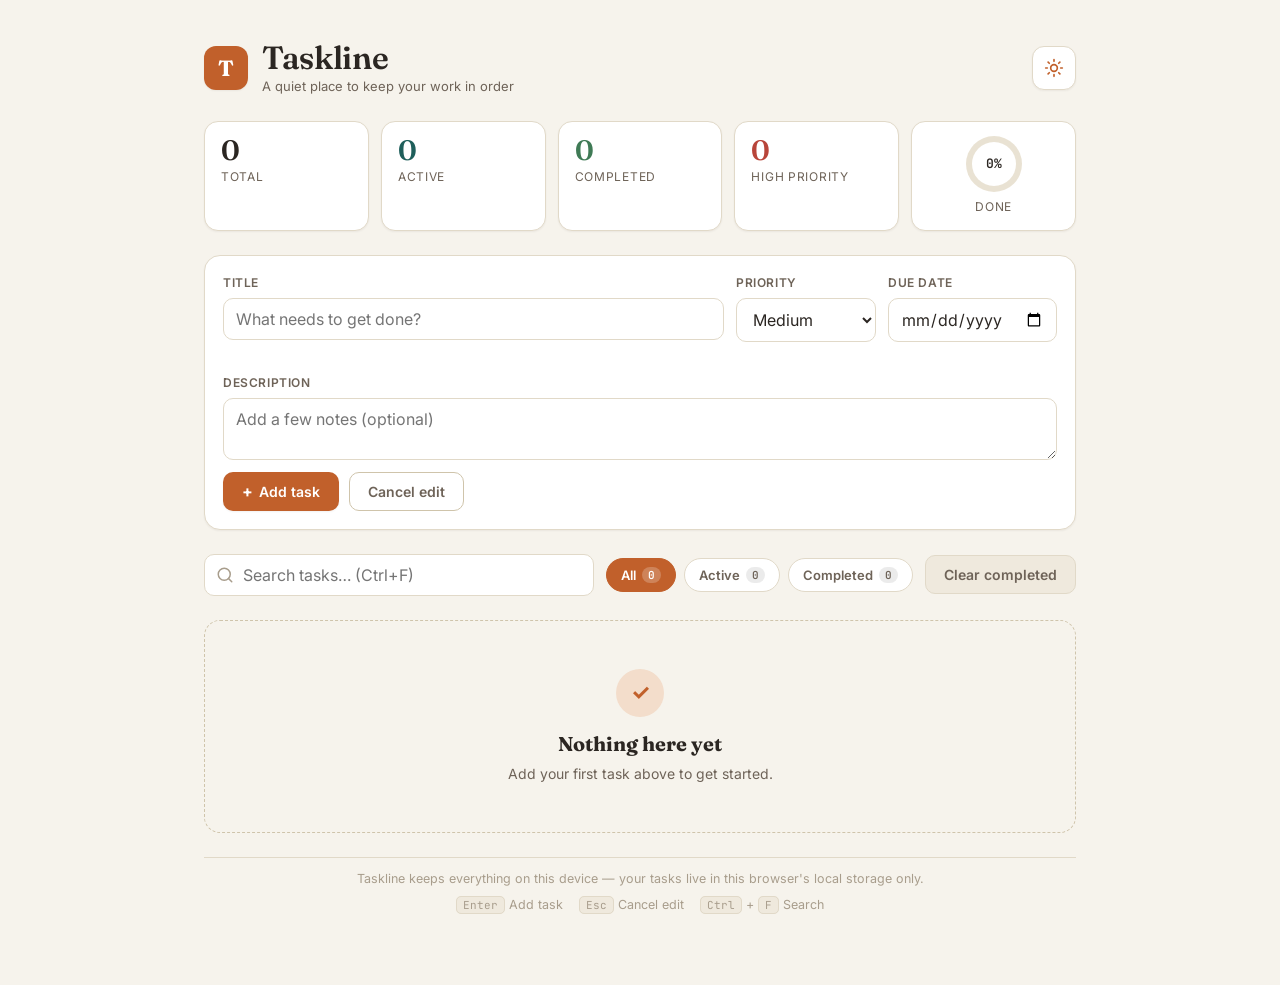
<file: index.html>
<!DOCTYPE html>
<html lang="en">
<head>
  <meta charset="UTF-8" />
  <meta name="viewport" content="width=device-width, initial-scale=1.0" />
  <title>Taskline — Task Manager</title>
  <link rel="stylesheet" href="css/theme.css" />
  <link rel="stylesheet" href="css/style.css" />
</head>
<body>
  <div class="app">

    <!-- ===================== HEADER ===================== -->
    <header class="header">
      <div class="header__brand">
        <span class="header__mark">T</span>
        <div class="header__titles">
          <h1 class="header__title">Taskline</h1>
          <p class="header__subtitle">A quiet place to keep your work in order</p>
        </div>
      </div>
      <button id="themeToggle" class="theme-toggle" type="button" aria-label="Toggle dark and light theme" title="Toggle theme">
        <span class="theme-toggle__icon theme-toggle__icon--sun" aria-hidden="true">
          <svg viewBox="0 0 24 24" width="20" height="20" fill="none" stroke="currentColor" stroke-width="2" stroke-linecap="round" stroke-linejoin="round"><circle cx="12" cy="12" r="4"></circle><path d="M12 2v2M12 20v2M4.93 4.93l1.41 1.41M17.66 17.66l1.41 1.41M2 12h2M20 12h2M6.34 17.66l-1.41 1.41M19.07 4.93l-1.41 1.41"></path></svg>
        </span>
        <span class="theme-toggle__icon theme-toggle__icon--moon" aria-hidden="true">
          <svg viewBox="0 0 24 24" width="20" height="20" fill="none" stroke="currentColor" stroke-width="2" stroke-linecap="round" stroke-linejoin="round"><path d="M21 12.79A9 9 0 1 1 11.21 3 7 7 0 0 0 21 12.79z"></path></svg>
        </span>
      </button>
    </header>

    <!-- ===================== STATISTICS ===================== -->
    <section class="stats" aria-label="Task statistics">
      <div class="stat-card stat-card--total">
        <span class="stat-card__value" id="statTotal">0</span>
        <span class="stat-card__label">Total</span>
      </div>
      <div class="stat-card stat-card--active">
        <span class="stat-card__value" id="statActive">0</span>
        <span class="stat-card__label">Active</span>
      </div>
      <div class="stat-card stat-card--completed">
        <span class="stat-card__value" id="statCompleted">0</span>
        <span class="stat-card__label">Completed</span>
      </div>
      <div class="stat-card stat-card--high">
        <span class="stat-card__value" id="statHigh">0</span>
        <span class="stat-card__label">High priority</span>
      </div>
      <div class="stat-card stat-card--progress">
        <div class="stat-card__ring" id="statRing" style="--pct: 0;">
          <span class="stat-card__ring-value" id="statPercent">0%</span>
        </div>
        <span class="stat-card__label">Done</span>
      </div>
    </section>

    <!-- ===================== ADD TASK FORM ===================== -->
    <section class="panel" aria-label="Add or edit task">
      <form id="taskForm" class="task-form" novalidate>
        <input type="hidden" id="taskId" />

        <div class="task-form__row">
          <div class="field field--grow">
            <label for="taskTitle">Title</label>
            <input type="text" id="taskTitle" name="taskTitle" placeholder="What needs to get done?" autocomplete="off" maxlength="120" />
            <span class="field__error" id="titleError" role="alert"></span>
          </div>
          <div class="field">
            <label for="taskPriority">Priority</label>
            <select id="taskPriority" name="taskPriority">
              <option value="low">Low</option>
              <option value="medium" selected>Medium</option>
              <option value="high">High</option>
            </select>
          </div>
          <div class="field">
            <label for="taskDueDate">Due date</label>
            <input type="date" id="taskDueDate" name="taskDueDate" />
          </div>
        </div>

        <div class="task-form__row">
          <div class="field field--grow">
            <label for="taskDescription">Description</label>
            <textarea id="taskDescription" name="taskDescription" placeholder="Add a few notes (optional)" rows="2" maxlength="500"></textarea>
          </div>
        </div>

        <div class="task-form__actions">
          <button type="submit" class="btn btn--primary" id="submitBtn">
            <span class="btn__icon" aria-hidden="true">+</span>
            <span id="submitBtnLabel">Add task</span>
          </button>
          <button type="button" class="btn btn--ghost" id="cancelEditBtn" hidden>Cancel edit</button>
        </div>
      </form>
    </section>

    <!-- ===================== SEARCH + FILTERS ===================== -->
    <section class="controls" aria-label="Search and filter tasks">
      <div class="search">
        <svg class="search__icon" viewBox="0 0 24 24" width="18" height="18" fill="none" stroke="currentColor" stroke-width="2" stroke-linecap="round" stroke-linejoin="round" aria-hidden="true"><circle cx="11" cy="11" r="8"></circle><path d="M21 21l-4.35-4.35"></path></svg>
        <input type="search" id="searchInput" placeholder="Search tasks… (Ctrl+F)" aria-label="Search tasks" />
      </div>

      <div class="filters" role="group" aria-label="Filter tasks">
        <button class="filter-btn is-active" data-filter="all" type="button">All <span class="filter-btn__count" id="countAll">0</span></button>
        <button class="filter-btn" data-filter="active" type="button">Active <span class="filter-btn__count" id="countActive">0</span></button>
        <button class="filter-btn" data-filter="completed" type="button">Completed <span class="filter-btn__count" id="countCompleted">0</span></button>
      </div>

      <button class="btn btn--subtle" id="clearCompletedBtn" type="button">Clear completed</button>
    </section>

    <!-- ===================== TASK LIST ===================== -->
    <section class="task-list-section" aria-label="Task list">
      <ul id="taskList" class="task-list"></ul>

      <div class="empty-state" id="emptyState" hidden>
        <div class="empty-state__mark" aria-hidden="true">✓</div>
        <h2 class="empty-state__title" id="emptyStateTitle">Nothing here yet</h2>
        <p class="empty-state__text" id="emptyStateText">Add your first task above to get started.</p>
      </div>
    </section>

    <!-- ===================== TOAST ===================== -->
    <div id="toast" class="toast" role="status" aria-live="polite"></div>

    <!-- ===================== FOOTER ===================== -->
    <footer class="footer">
      <p>Taskline keeps everything on this device — your tasks live in this browser's local storage only.</p>
      <p class="footer__shortcuts">
        <span><kbd>Enter</kbd> Add task</span>
        <span><kbd>Esc</kbd> Cancel edit</span>
        <span><kbd>Ctrl</kbd> + <kbd>F</kbd> Search</span>
      </p>
    </footer>
  </div>

  <script src="js/utils.js"></script>
  <script src="js/storage.js"></script>
  <script src="js/ui.js"></script>
  <script src="js/app.js"></script>
</body>
</html>
</file>
<file: css/theme.css>
/* ========================================================
   theme.css — Color tokens for light and dark themes
   Palette: warm ink/slate ledger with amber, teal and
   coral accents for priority coding.
   ======================================================== */

:root {
  /* ---- Light theme (default) ---- */
  --color-bg: #f6f3ec;
  --color-bg-alt: #ffffff;
  --color-surface: #ffffff;
  --color-surface-2: #efe9dd;
  --color-border: #e1d9c8;
  --color-border-strong: #cfc4ab;

  --color-text: #2b2622;
  --color-text-soft: #6e6358;
  --color-text-faint: #a89d8c;

  --color-accent: #c1602b;       /* terracotta */
  --color-accent-soft: #f3ddcb;
  --color-accent-contrast: #ffffff;

  --color-link: #1f5f5b;

  --color-success: #3f7a55;
  --color-success-soft: #dceee0;

  --priority-low: #3f7a55;
  --priority-low-bg: #dceee0;

  --priority-medium: #b6862c;
  --priority-medium-bg: #f7e7c4;

  --priority-high: #b8453a;
  --priority-high-bg: #f9dcd8;

  --shadow-sm: 0 1px 2px rgba(43, 38, 34, 0.06);
  --shadow-md: 0 6px 20px rgba(43, 38, 34, 0.08);
  --shadow-lg: 0 16px 40px rgba(43, 38, 34, 0.12);

  --ring-track: #e9e2d3;

  color-scheme: light;
}

/* ---- Dark theme ---- */
[data-theme="dark"] {
  --color-bg: #1c1a18;
  --color-bg-alt: #232120;
  --color-surface: #262422;
  --color-surface-2: #2f2c29;
  --color-border: #3a3633;
  --color-border-strong: #4a4540;

  --color-text: #f2ece1;
  --color-text-soft: #b9ada0;
  --color-text-faint: #7d756a;

  --color-accent: #e0824a;       /* warm terracotta glow */
  --color-accent-soft: #46332a;
  --color-accent-contrast: #1c1a18;

  --color-link: #6cc6c0;

  --color-success: #74c08c;
  --color-success-soft: #2c3a30;

  --priority-low: #74c08c;
  --priority-low-bg: #2a352e;

  --priority-medium: #e0bd6e;
  --priority-medium-bg: #3a3225;

  --priority-high: #e08a7e;
  --priority-high-bg: #3c2b29;

  --shadow-sm: 0 1px 2px rgba(0, 0, 0, 0.3);
  --shadow-md: 0 6px 20px rgba(0, 0, 0, 0.35);
  --shadow-lg: 0 16px 40px rgba(0, 0, 0, 0.45);

  --ring-track: #38332e;

  color-scheme: dark;
}

/* Smooth theme transition animation */
html {
  transition: background-color 0.35s ease;
}

body,
.app,
.panel,
.stat-card,
.task-item,
.task-form input,
.task-form select,
.task-form textarea,
.btn,
.theme-toggle,
.controls,
.search,
.filter-btn,
.footer,
.toast {
  transition:
    background-color 0.35s ease,
    color 0.35s ease,
    border-color 0.35s ease,
    box-shadow 0.35s ease;
}
</file>
<file: css/style.css>
/* ========================================================
   style.css — Layout, typography, components, animations
   ======================================================== */

@import url('https://fonts.googleapis.com/css2?family=Fraunces:opsz,wght@9..144,300..700&family=Inter:wght@400;500;600;700&family=JetBrains+Mono:wght@400;600&display=swap');

/* ---------------------------------------------------------
   Reset & base
   --------------------------------------------------------- */
* {
  box-sizing: border-box;
}

html, body {
  margin: 0;
  padding: 0;
}

body {
  font-family: 'Inter', system-ui, -apple-system, sans-serif;
  background-color: var(--color-bg);
  color: var(--color-text);
  font-size: 16px;
  line-height: 1.5;
  -webkit-font-smoothing: antialiased;
  min-height: 100vh;
}

button, input, select, textarea {
  font-family: inherit;
  font-size: inherit;
  color: inherit;
}

button {
  cursor: pointer;
}

:focus-visible {
  outline: 2px solid var(--color-accent);
  outline-offset: 2px;
  border-radius: 4px;
}

ul {
  list-style: none;
  margin: 0;
  padding: 0;
}

/* ---------------------------------------------------------
   Layout shell
   --------------------------------------------------------- */
.app {
  max-width: 920px;
  margin: 0 auto;
  padding: 20px 16px 60px;
  display: flex;
  flex-direction: column;
  gap: 24px;
}

/* ---------------------------------------------------------
   Header
   --------------------------------------------------------- */
.header {
  display: flex;
  align-items: center;
  justify-content: space-between;
  gap: 16px;
  padding-top: 8px;
}

.header__brand {
  display: flex;
  align-items: center;
  gap: 14px;
}

.header__mark {
  font-family: 'Fraunces', serif;
  font-weight: 700;
  font-size: 22px;
  width: 44px;
  height: 44px;
  border-radius: 12px;
  display: flex;
  align-items: center;
  justify-content: center;
  background: var(--color-accent);
  color: var(--color-accent-contrast);
  flex-shrink: 0;
  box-shadow: var(--shadow-sm);
}

.header__title {
  font-family: 'Fraunces', serif;
  font-weight: 600;
  font-size: 28px;
  letter-spacing: -0.01em;
  margin: 0;
  line-height: 1.1;
}

.header__subtitle {
  margin: 2px 0 0;
  font-size: 13px;
  color: var(--color-text-soft);
}

/* Theme toggle */
.theme-toggle {
  position: relative;
  width: 44px;
  height: 44px;
  border-radius: 12px;
  border: 1px solid var(--color-border);
  background: var(--color-surface);
  display: flex;
  align-items: center;
  justify-content: center;
  flex-shrink: 0;
  box-shadow: var(--shadow-sm);
}

.theme-toggle:hover {
  border-color: var(--color-border-strong);
  transform: translateY(-1px);
}

.theme-toggle:active {
  transform: translateY(0) scale(0.96);
}

.theme-toggle__icon {
  position: absolute;
  display: flex;
  transition: opacity 0.3s ease, transform 0.4s ease;
}

.theme-toggle__icon--sun {
  opacity: 1;
  transform: rotate(0deg) scale(1);
  color: var(--color-accent);
}

.theme-toggle__icon--moon {
  opacity: 0;
  transform: rotate(-90deg) scale(0.6);
  color: var(--color-link);
}

[data-theme="dark"] .theme-toggle__icon--sun {
  opacity: 0;
  transform: rotate(90deg) scale(0.6);
}

[data-theme="dark"] .theme-toggle__icon--moon {
  opacity: 1;
  transform: rotate(0deg) scale(1);
}

/* ---------------------------------------------------------
   Statistics dashboard
   --------------------------------------------------------- */
.stats {
  display: grid;
  grid-template-columns: repeat(2, 1fr);
  gap: 12px;
}

.stat-card {
  background: var(--color-surface);
  border: 1px solid var(--color-border);
  border-radius: 14px;
  padding: 14px 16px;
  display: flex;
  flex-direction: column;
  gap: 4px;
  box-shadow: var(--shadow-sm);
}

.stat-card__value {
  font-family: 'Fraunces', serif;
  font-size: 28px;
  font-weight: 600;
  line-height: 1;
}

.stat-card__label {
  font-size: 12px;
  color: var(--color-text-soft);
  text-transform: uppercase;
  letter-spacing: 0.06em;
}

.stat-card--total .stat-card__value { color: var(--color-text); }
.stat-card--active .stat-card__value { color: var(--color-link); }
.stat-card--completed .stat-card__value { color: var(--color-success); }
.stat-card--high .stat-card__value { color: var(--priority-high); }

.stat-card--progress {
  align-items: center;
  justify-content: center;
  flex-direction: column;
  gap: 6px;
}

.stat-card__ring {
  --pct: 0;
  width: 56px;
  height: 56px;
  border-radius: 50%;
  display: flex;
  align-items: center;
  justify-content: center;
  background: conic-gradient(var(--color-accent) calc(var(--pct) * 1%), var(--ring-track) 0);
  position: relative;
  transition: background 0.5s ease;
}

.stat-card__ring::before {
  content: "";
  position: absolute;
  inset: 6px;
  border-radius: 50%;
  background: var(--color-surface);
}

.stat-card__ring-value {
  position: relative;
  font-family: 'JetBrains Mono', monospace;
  font-size: 13px;
  font-weight: 600;
}

/* ---------------------------------------------------------
   Panel / Add task form
   --------------------------------------------------------- */
.panel {
  background: var(--color-surface);
  border: 1px solid var(--color-border);
  border-radius: 16px;
  padding: 18px;
  box-shadow: var(--shadow-sm);
}

.task-form {
  display: flex;
  flex-direction: column;
  gap: 12px;
}

.task-form__row {
  display: flex;
  flex-wrap: wrap;
  gap: 12px;
}

.field {
  display: flex;
  flex-direction: column;
  gap: 6px;
  min-width: 140px;
}

.field--grow {
  flex: 1 1 240px;
}

.field label {
  font-size: 12px;
  font-weight: 600;
  color: var(--color-text-soft);
  text-transform: uppercase;
  letter-spacing: 0.05em;
}

.field input,
.field select,
.field textarea {
  background: var(--color-bg-alt);
  border: 1px solid var(--color-border);
  border-radius: 10px;
  padding: 10px 12px;
  color: var(--color-text);
  width: 100%;
  resize: vertical;
}

.field input:focus,
.field select:focus,
.field textarea:focus {
  border-color: var(--color-accent);
}

.field input.is-invalid {
  border-color: var(--priority-high);
}

.field__error {
  font-size: 12px;
  color: var(--priority-high);
  min-height: 16px;
  display: block;
}

.task-form__actions {
  display: flex;
  gap: 10px;
  align-items: center;
}

/* Buttons */
.btn {
  display: inline-flex;
  align-items: center;
  gap: 6px;
  border: 1px solid transparent;
  border-radius: 10px;
  padding: 10px 18px;
  font-weight: 600;
  font-size: 14px;
  transition: transform 0.15s ease, box-shadow 0.15s ease, background-color 0.2s ease, color 0.2s ease, border-color 0.2s ease;
}

.btn:hover {
  transform: translateY(-1px);
}

.btn:active {
  transform: translateY(0) scale(0.98);
}

.btn--primary {
  background: var(--color-accent);
  color: var(--color-accent-contrast);
  box-shadow: var(--shadow-sm);
}

.btn--primary:hover {
  box-shadow: var(--shadow-md);
}

.btn__icon {
  font-size: 16px;
  font-weight: 700;
  line-height: 1;
}

.btn--ghost {
  background: transparent;
  border-color: var(--color-border-strong);
  color: var(--color-text-soft);
}

.btn--ghost:hover {
  border-color: var(--priority-high);
  color: var(--priority-high);
}

.btn--subtle {
  background: var(--color-surface-2);
  color: var(--color-text-soft);
  border-color: var(--color-border);
  white-space: nowrap;
}

.btn--subtle:hover {
  color: var(--priority-high);
  border-color: var(--priority-high);
}

.btn--icon-only {
  padding: 8px;
}

/* ---------------------------------------------------------
   Controls: search + filters
   --------------------------------------------------------- */
.controls {
  display: flex;
  flex-wrap: wrap;
  gap: 12px;
  align-items: center;
}

.search {
  position: relative;
  flex: 1 1 220px;
  display: flex;
  align-items: center;
}

.search__icon {
  position: absolute;
  left: 12px;
  color: var(--color-text-faint);
  pointer-events: none;
}

.search input {
  width: 100%;
  background: var(--color-surface);
  border: 1px solid var(--color-border);
  border-radius: 10px;
  padding: 10px 12px 10px 38px;
  color: var(--color-text);
}

.search input:focus {
  border-color: var(--color-accent);
}

.filters {
  display: flex;
  gap: 8px;
  flex-wrap: wrap;
}

.filter-btn {
  background: var(--color-surface);
  border: 1px solid var(--color-border);
  border-radius: 999px;
  padding: 8px 14px;
  font-size: 13px;
  font-weight: 600;
  color: var(--color-text-soft);
  display: inline-flex;
  align-items: center;
  gap: 6px;
  transition: background-color 0.2s ease, color 0.2s ease, border-color 0.2s ease;
}

.filter-btn:hover {
  border-color: var(--color-border-strong);
  color: var(--color-text);
}

.filter-btn.is-active {
  background: var(--color-accent);
  border-color: var(--color-accent);
  color: var(--color-accent-contrast);
}

.filter-btn__count {
  background: rgba(0,0,0,0.08);
  border-radius: 999px;
  font-family: 'JetBrains Mono', monospace;
  font-size: 11px;
  padding: 1px 6px;
}

.filter-btn.is-active .filter-btn__count {
  background: rgba(255,255,255,0.22);
}

[data-theme="dark"] .filter-btn__count {
  background: rgba(255,255,255,0.08);
}

/* ---------------------------------------------------------
   Task list
   --------------------------------------------------------- */
.task-list-section {
  min-height: 120px;
}

.task-list {
  display: flex;
  flex-direction: column;
  gap: 10px;
}

.task-item {
  background: var(--color-surface);
  border: 1px solid var(--color-border);
  border-left: 4px solid var(--priority-medium);
  border-radius: 12px;
  padding: 14px 14px 14px 16px;
  display: flex;
  align-items: flex-start;
  gap: 12px;
  box-shadow: var(--shadow-sm);
  cursor: grab;
}

.task-item[data-priority="low"] {
  border-left-color: var(--priority-low);
}
.task-item[data-priority="medium"] {
  border-left-color: var(--priority-medium);
}
.task-item[data-priority="high"] {
  border-left-color: var(--priority-high);
}

.task-item:hover {
  box-shadow: var(--shadow-md);
  transform: translateY(-1px);
}

.task-item.is-dragging {
  opacity: 0.5;
  cursor: grabbing;
}

.task-item.is-drag-over {
  border-top: 3px dashed var(--color-accent);
}

.task-item__checkbox {
  flex-shrink: 0;
  margin-top: 3px;
  width: 22px;
  height: 22px;
  border-radius: 7px;
  border: 2px solid var(--color-border-strong);
  background: var(--color-bg-alt);
  display: flex;
  align-items: center;
  justify-content: center;
  transition: background-color 0.2s ease, border-color 0.2s ease, transform 0.15s ease;
  flex-shrink: 0;
  padding: 0;
}

.task-item__checkbox:hover {
  border-color: var(--color-accent);
  transform: scale(1.06);
}

.task-item__checkbox svg {
  opacity: 0;
  transform: scale(0.6);
  transition: opacity 0.15s ease, transform 0.15s ease;
}

.task-item.is-completed .task-item__checkbox {
  background: var(--color-success);
  border-color: var(--color-success);
}

.task-item.is-completed .task-item__checkbox svg {
  opacity: 1;
  transform: scale(1);
  color: var(--color-accent-contrast);
}

.task-item__body {
  flex: 1;
  min-width: 0;
  display: flex;
  flex-direction: column;
  gap: 4px;
}

.task-item__title-row {
  display: flex;
  align-items: baseline;
  justify-content: space-between;
  gap: 8px;
  flex-wrap: wrap;
}

.task-item__title {
  font-weight: 600;
  font-size: 15.5px;
  word-break: break-word;
}

.task-item.is-completed .task-item__title {
  color: var(--color-text-faint);
  text-decoration: line-through;
}

.task-item__description {
  font-size: 13.5px;
  color: var(--color-text-soft);
  word-break: break-word;
  white-space: pre-wrap;
}

.task-item.is-completed .task-item__description {
  color: var(--color-text-faint);
}

.task-item__meta {
  display: flex;
  flex-wrap: wrap;
  gap: 8px;
  margin-top: 4px;
  align-items: center;
}

.badge {
  display: inline-flex;
  align-items: center;
  gap: 4px;
  font-size: 11px;
  font-weight: 700;
  text-transform: uppercase;
  letter-spacing: 0.04em;
  padding: 3px 8px;
  border-radius: 999px;
}

.badge--low {
  color: var(--priority-low);
  background: var(--priority-low-bg);
}
.badge--medium {
  color: var(--priority-medium);
  background: var(--priority-medium-bg);
}
.badge--high {
  color: var(--priority-high);
  background: var(--priority-high-bg);
}

.badge--due {
  color: var(--color-text-soft);
  background: var(--color-surface-2);
  font-weight: 600;
  text-transform: none;
  letter-spacing: 0;
  font-family: 'JetBrains Mono', monospace;
}

.badge--due.is-overdue {
  color: var(--priority-high);
  background: var(--priority-high-bg);
}

.badge--created {
  color: var(--color-text-faint);
  background: transparent;
  padding: 3px 0;
  font-weight: 500;
  text-transform: none;
  letter-spacing: 0;
  font-family: 'JetBrains Mono', monospace;
}

.task-item__actions {
  display: flex;
  gap: 6px;
  flex-shrink: 0;
}

.icon-btn {
  width: 34px;
  height: 34px;
  border-radius: 9px;
  border: 1px solid var(--color-border);
  background: var(--color-bg-alt);
  display: flex;
  align-items: center;
  justify-content: center;
  color: var(--color-text-soft);
  transition: background-color 0.2s ease, color 0.2s ease, border-color 0.2s ease, transform 0.15s ease;
}

.icon-btn:hover {
  transform: translateY(-1px);
}

.icon-btn--edit:hover {
  color: var(--color-link);
  border-color: var(--color-link);
}

.icon-btn--delete:hover {
  color: var(--priority-high);
  border-color: var(--priority-high);
}

/* Task entrance / exit animations */
.task-item.task-enter {
  animation: taskEnter 0.32s ease both;
}

@keyframes taskEnter {
  from {
    opacity: 0;
    transform: translateY(-10px) scale(0.98);
  }
  to {
    opacity: 1;
    transform: translateY(0) scale(1);
  }
}

.task-item.task-exit {
  animation: taskExit 0.28s ease forwards;
}

@keyframes taskExit {
  to {
    opacity: 0;
    transform: translateX(40px) scale(0.96);
    margin-top: -64px;
    margin-bottom: -10px;
    height: 0;
    padding-top: 0;
    padding-bottom: 0;
    border-width: 0;
  }
}

/* ---------------------------------------------------------
   Empty state
   --------------------------------------------------------- */
.empty-state {
  display: flex;
  flex-direction: column;
  align-items: center;
  text-align: center;
  padding: 48px 20px;
  color: var(--color-text-soft);
  border: 1px dashed var(--color-border-strong);
  border-radius: 16px;
}

.empty-state__mark {
  width: 48px;
  height: 48px;
  border-radius: 50%;
  background: var(--color-accent-soft);
  color: var(--color-accent);
  display: flex;
  align-items: center;
  justify-content: center;
  font-size: 22px;
  font-weight: 700;
  margin-bottom: 12px;
}

.empty-state__title {
  font-family: 'Fraunces', serif;
  font-size: 20px;
  margin: 0 0 4px;
  color: var(--color-text);
}

.empty-state__text {
  margin: 0;
  font-size: 14px;
  max-width: 320px;
}

/* ---------------------------------------------------------
   Toast
   --------------------------------------------------------- */
.toast {
  position: fixed;
  bottom: 20px;
  left: 50%;
  transform: translateX(-50%) translateY(20px);
  background: var(--color-text);
  color: var(--color-bg);
  padding: 10px 18px;
  border-radius: 10px;
  font-size: 13px;
  font-weight: 600;
  box-shadow: var(--shadow-lg);
  opacity: 0;
  pointer-events: none;
  transition: opacity 0.25s ease, transform 0.25s ease;
  z-index: 100;
  max-width: 90vw;
  text-align: center;
}

.toast.is-visible {
  opacity: 1;
  transform: translateX(-50%) translateY(0);
}

/* ---------------------------------------------------------
   Footer
   --------------------------------------------------------- */
.footer {
  text-align: center;
  color: var(--color-text-faint);
  font-size: 12.5px;
  padding-top: 12px;
  border-top: 1px solid var(--color-border);
  display: flex;
  flex-direction: column;
  gap: 8px;
}

.footer p {
  margin: 0;
}

.footer__shortcuts {
  display: flex;
  justify-content: center;
  gap: 16px;
  flex-wrap: wrap;
}

kbd {
  font-family: 'JetBrains Mono', monospace;
  background: var(--color-surface-2);
  border: 1px solid var(--color-border);
  border-radius: 5px;
  padding: 1px 6px;
  font-size: 11px;
}

/* ---------------------------------------------------------
   Responsive
   --------------------------------------------------------- */
@media (min-width: 640px) {
  .stats {
    grid-template-columns: repeat(5, 1fr);
  }

  .stat-card {
    align-items: flex-start;
  }

  .stat-card--progress {
    align-items: center;
  }
}

@media (min-width: 720px) {
  .app {
    padding: 32px 24px 70px;
  }

  .header__title {
    font-size: 32px;
  }
}

@media (max-width: 480px) {
  .task-form__actions {
    flex-direction: column;
    align-items: stretch;
  }

  .controls {
    flex-direction: column;
    align-items: stretch;
  }

  .filters {
    justify-content: space-between;
  }

  .filter-btn {
    flex: 1;
    justify-content: center;
  }

  .task-item {
    flex-wrap: wrap;
  }

  .task-item__actions {
    width: 100%;
    justify-content: flex-end;
    margin-top: 8px;
  }
}

/* ---------------------------------------------------------
   Reduced motion
   --------------------------------------------------------- */
@media (prefers-reduced-motion: reduce) {
  *, *::before, *::after {
    animation-duration: 0.01ms !important;
    transition-duration: 0.01ms !important;
  }
}
</file>
